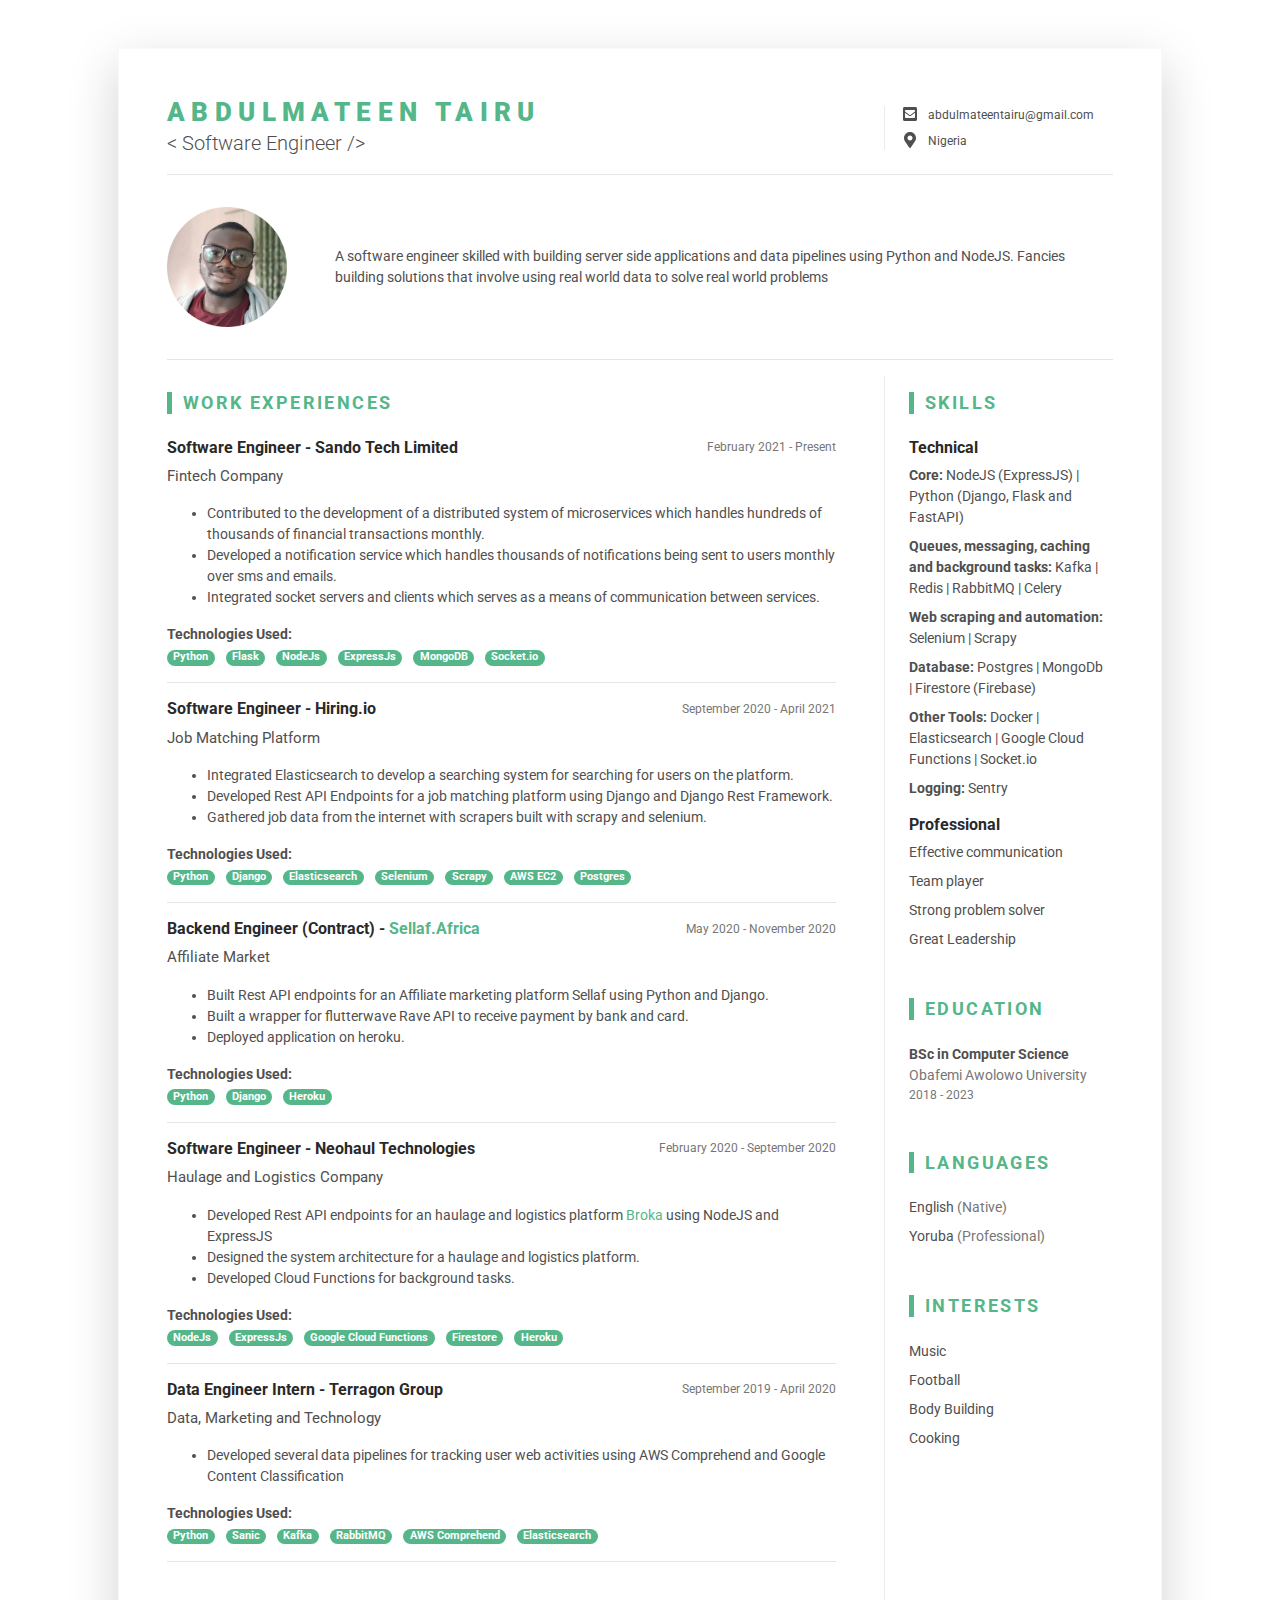
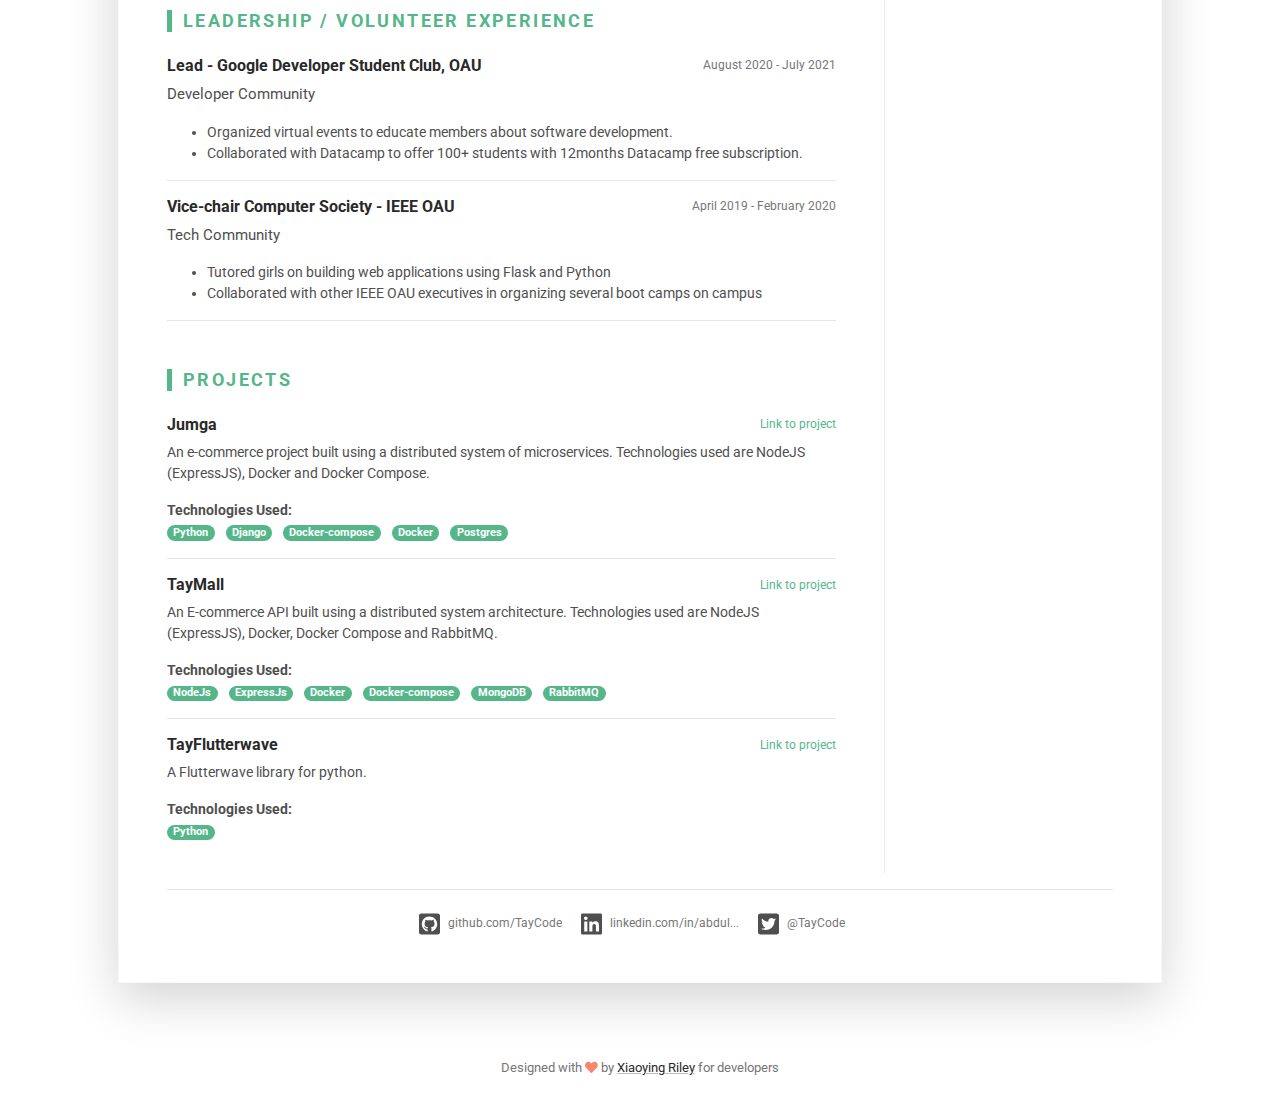
<file: index.html>
<!DOCTYPE html>
<html lang="en">
<head>
	<title> Abdulmateen Tairu - Software Engineer </title>

	<!-- Meta -->
	<meta charset="utf-8">
	<meta http-equiv="X-UA-Compatible" content="IE=edge">
	<meta name="viewport" content="width=device-width, initial-scale=1.0">
	<meta name="description" content="">
	<meta name="author" content="Xiaoying Riley at 3rd Wave Media">
	<link rel="shortcut icon" href="favicon.ico">

	<!-- Google Fonts -->
	<link href="https://fonts.googleapis.com/css?family=Roboto:300,400,500,700,900" rel="stylesheet">

	<!-- FontAwesome JS-->
	<script defer src="assets/fontawesome/js/all.min.js"></script>

	<!-- Theme CSS -->
	<link id="theme-style" rel="stylesheet" href="assets/css/devresume.css">
	<link rel="stylesheet" href="assets/css/style.css">

</head>

<body>
	<!-- DEMO ONLY -->
	<div class="main-wrapper">
		<div class="container px-3 px-lg-5">
			<article class="resume-wrapper mx-auto theme-bg-light p-5 mb-5 my-5 shadow-lg">

				<div class="resume-header">
					<div class="row align-items-center">
						<div class="resume-title col-12 col-md-6 col-lg-8 col-xl-9">
							<h2 class="resume-name mb-0 text-uppercase" style="font-size: 26px">Abdulmateen Tairu</h2>
							<div class="resume-tagline mb-3 mb-md-0">< Software Engineer /> </div>
						</div><!--//resume-title-->
						<div class="resume-contact col-12 col-md-6 col-lg-4 col-xl-3">
							<ul class="list-unstyled mb-0">
								<li class="mb-2"><i class="fas fa-envelope-square fa-fw fa-lg mr-2"></i><a class="resume-link" href="mailto:abdulmateentairu@gmail.com">abdulmateentairu@gmail.com</a></li>
								<li class="mb-0"><i class="fas fa-map-marker-alt fa-fw fa-lg mr-2"></i>Nigeria</li>
							</ul>
						</div><!--//resume-contact-->
					</div><!--//row-->

				</div><!--//resume-header-->
				<hr>
				<div class="resume-intro py-3">
					<div class="media flex-column flex-md-row align-items-center">
						<img class="resume-profile-image mb-3 mb-md-0 mr-md-5 ml-md-0 rounded mx-auto" src="assets/images/resume-profile.png" alt="image">
						<div class="media-body text-left">
							<p class="mb-0">
								A software engineer skilled with building server side applications and data pipelines using Python and NodeJS. Fancies building solutions that
								involve using real world data to solve real world problems
							</p>
						</div><!--//media-body-->
					</div>
				</div><!--//resume-intro-->
				<hr>
				<div class="resume-body">
					<div class="row">
						<div class="resume-main col-12 col-lg-8 col-xl-9 pr-0 pr-lg-5">
							<section class="work-section py-3">
								<h3 class="text-uppercase resume-section-heading mb-4">Work Experiences</h3>
								<div class="item mb-3 mt-3">
									<div class="item-heading row align-items-center mb-2">
										<h4 class="item-title col-12 col-md-6 col-lg-8 mb-2 mb-md-0">Software Engineer - Sando Tech Limited</h4>
										<div class="item-meta col-12 col-md-6 col-lg-4 text-muted text-left text-md-right">February 2021 - Present</div>
									</div>
									<p class="mb-3" style="font-size: 15px">Fintech Company <br /> </p>
									<div class="item-content">
										<ul>
											<li>Contributed to the development of a distributed system of microservices which handles hundreds of
												thousands of financial transactions monthly. </li>
											<li>Developed a notification service which handles thousands of notifications being sent to users monthly
												over sms and emails.</li>
											<li>Integrated socket servers and clients which serves as a means of communication between services.</li>
										</ul>
										<strong>Technologies Used:</strong>
										<ul class="list-inline">
											<li class="list-inline-item"><span class="badge badge-primary badge-pill">Python</span> </li>
											<li class="list-inline-item"><span class="badge badge-primary badge-pill">Flask</span> </li>
											<li class="list-inline-item"><span class="badge badge-primary badge-pill">NodeJs</span> </li>
											<li class="list-inline-item"><span class="badge badge-primary badge-pill">ExpressJs</span> </li>
											<li class="list-inline-item"><span class="badge badge-primary badge-pill">MongoDB</span> </li>
											<li class="list-inline-item"><span class="badge badge-primary badge-pill">Socket.io</span> </li>
										</ul>
									</div>
									<hr>
								</div><!--//item-->
								<div class="item mb-3 mt-3">
									<div class="item-heading row align-items-center mb-2">
										<h4 class="item-title col-12 col-md-6 col-lg-8 mb-2 mb-md-0">Software Engineer - Hiring.io</h4>
										<div class="item-meta col-12 col-md-6 col-lg-4 text-muted text-left text-md-right">September 2020 - April 2021</div>
									</div>
									<p class="mb-3" style="font-size: 15px">Job Matching Platform <br /> </p>
									<div class="item-content">
										<ul>
											<li>Integrated Elasticsearch to develop a searching system for searching for users on the platform. </li>
											<li>Developed Rest API Endpoints for a job matching platform using Django and Django Rest Framework.</li>
											<li>Gathered job data from the internet with scrapers built with scrapy and selenium.</li>
										</ul>
										<strong>Technologies Used:</strong>
										<ul class="list-inline">
											<li class="list-inline-item"><span class="badge badge-primary badge-pill">Python</span> </li>
											<li class="list-inline-item"><span class="badge badge-primary badge-pill">Django</span> </li>
											<li class="list-inline-item"><span class="badge badge-primary badge-pill">Elasticsearch</span> </li>
											<li class="list-inline-item"><span class="badge badge-primary badge-pill">Selenium</span> </li>
											<li class="list-inline-item"><span class="badge badge-primary badge-pill">Scrapy</span> </li>
											<li class="list-inline-item"><span class="badge badge-primary badge-pill">AWS EC2</span> </li>
											<li class="list-inline-item"><span class="badge badge-primary badge-pill">Postgres</span> </li>
										</ul>
									</div>
									<hr>
								</div><!--//item-->
								<div class="item mb-3 mt-3">
									<div class="item-heading row align-items-center mb-2">
										<h4 class="item-title col-12 col-md-6 col-lg-8 mb-2 mb-md-0">Backend Engineer (Contract) - <a href="https://sellaf.africa/">Sellaf.Africa</a> </h4>
										<div class="item-meta col-12 col-md-6 col-lg-4 text-muted text-left text-md-right">May 2020 - November 2020</div>
									</div>
									<p class="mb-3" style="font-size: 15px">Affiliate Market <br /> </p>
									<div class="item-content">
										<ul>
											<li>Built Rest API endpoints for an Affiliate marketing platform Sellaf using Python and Django.</li>
											<li>Built a wrapper for flutterwave Rave API to receive payment by bank and card.</li>
											<li>Deployed application on heroku.</li>
										</ul>
										<strong>Technologies Used:</strong>
										<ul class="list-inline">
											<li class="list-inline-item"><span class="badge badge-primary badge-pill">Python</span> </li>
											<li class="list-inline-item"><span class="badge badge-primary badge-pill">Django</span> </li>
											<li class="list-inline-item"><span class="badge badge-primary badge-pill">Heroku</span> </li>
										</ul>
									</div>
									<hr>
								</div><!--//item-->
								<div class="item mb-3 mt-3">
									<div class="item-heading row align-items-center mb-2">
										<h4 class="item-title col-12 col-md-6 col-lg-8 mb-2 mb-md-0">Software Engineer - Neohaul Technologies </h4>
										<div class="item-meta col-12 col-md-6 col-lg-4 text-muted text-left text-md-right">February 2020 - September 2020</div>
									</div>
									<p class="mb-3" style="font-size: 15px">Haulage and Logistics Company <br /> </p>
									<div class="item-content">
										<ul>
											<li>Developed Rest API endpoints for an haulage and logistics platform <a href="https://www.broka.ng/">Broka</a> using NodeJS and ExpressJS</li>
											<li>Designed the system architecture for a haulage and logistics platform.</li>
											<li>Developed Cloud Functions for background tasks.</li>
										</ul>
										<strong>Technologies Used:</strong>
										<ul class="list-inline">
											<li class="list-inline-item"><span class="badge badge-primary badge-pill">NodeJs</span> </li>
											<li class="list-inline-item"><span class="badge badge-primary badge-pill">ExpressJs</span> </li>
											<li class="list-inline-item"><span class="badge badge-primary badge-pill">Google Cloud Functions</span> </li>
											<li class="list-inline-item"><span class="badge badge-primary badge-pill">Firestore</span> </li>
											<li class="list-inline-item"><span class="badge badge-primary badge-pill">Heroku</span> </li>
										</ul>
									</div>
									<hr>
								</div><!--//item-->
								<div class="item mb-3 mt-3">
									<div class="item-heading row align-items-center mb-2">
										<h4 class="item-title col-12 col-md-6 col-lg-8 mb-2 mb-md-0">Data Engineer Intern - Terragon Group </h4>
										<div class="item-meta col-12 col-md-6 col-lg-4 text-muted text-left text-md-right">September 2019 - April 2020</div>
									</div>
									<p class="mb-3" style="font-size: 15px">Data, Marketing and Technology <br /> </p>
									<div class="item-content">
										<ul>
											<li>Developed several data pipelines for tracking user web activities using AWS Comprehend and Google
												Content Classification</li>
										</ul>
										<strong>Technologies Used:</strong>
										<ul class="list-inline">
											<li class="list-inline-item"><span class="badge badge-primary badge-pill">Python</span> </li>
											<li class="list-inline-item"><span class="badge badge-primary badge-pill">Sanic</span> </li>
											<li class="list-inline-item"><span class="badge badge-primary badge-pill">Kafka</span> </li>
											<li class="list-inline-item"><span class="badge badge-primary badge-pill">RabbitMQ</span> </li>
											<li class="list-inline-item"><span class="badge badge-primary badge-pill">AWS Comprehend</span> </li>
											<li class="list-inline-item"><span class="badge badge-primary badge-pill">Elasticsearch</span> </li>
										</ul>
									</div>
									<hr>
								</div><!--//item-->

							</section><!--//work-section-->
							<section class="work-section py-3">
								<h3 class="text-uppercase resume-section-heading mb-4">Leadership / Volunteer Experience</h3>
								<div class="item mb-3 mt-3">
									<div class="item-heading row align-items-center mb-2">
										<h4 class="item-title col-12 col-md-6 col-lg-8 mb-2 mb-md-0">Lead - Google Developer Student Club, OAU</h4>
										<div class="item-meta col-12 col-md-6 col-lg-4 text-muted text-left text-md-right">August 2020 - July 2021</div>
									</div>
									<p class="mb-3" style="font-size: 15px">Developer Community <br /> </p>
									<div class="item-content">
										<ul>
											<li>Organized virtual events to educate members about software development. </li>
											<li>Collaborated with Datacamp to offer 100+ students with 12months Datacamp free subscription.</li>
										</ul>
									</div>
									<hr>
								</div><!--//item-->
								<div class="item mb-3 mt-3">
									<div class="item-heading row align-items-center mb-2">
										<h4 class="item-title col-12 col-md-6 col-lg-8 mb-2 mb-md-0">Vice-chair Computer Society - IEEE OAU</h4>
										<div class="item-meta col-12 col-md-6 col-lg-4 text-muted text-left text-md-right">April 2019 - February 2020</div>
									</div>
									<p class="mb-3" style="font-size: 15px">Tech Community <br /> </p>
									<div class="item-content">
										<ul>
											<li>Tutored girls on building web applications using Flask and Python </li>
											<li>Collaborated with other IEEE OAU executives in organizing several boot camps on campus</li>
										</ul>
									</div>
									<hr>
								</div><!--//item-->

							</section><!--//leadership-section-->


							<section class="project-section py-3">
								<h3 class="text-uppercase resume-section-heading mb-4">Projects</h3>
								<div class="item mb-3">
									<div class="item-heading row align-items-center mb-2">
										<h4 class="item-title col-12 col-md-6 col-lg-8 mb-2 mb-md-0">Jumga</h4>
										<div class="item-meta col-12 col-md-6 col-lg-4 text-muted text-left text-md-right"><a href="https://github.com/Taycode/jumga">Link to project</a></div>

									</div>
									<div class="item-content">
										<p>
											An e-commerce project built using a distributed system of microservices. Technologies used are
											NodeJS (ExpressJS), Docker and Docker Compose.
										</p>
										<strong>Technologies Used:</strong>
										<ul class="list-inline">
											<li class="list-inline-item"><span class="badge badge-primary badge-pill">Python</span> </li>
											<li class="list-inline-item"><span class="badge badge-primary badge-pill">Django </span> </li>
											<li class="list-inline-item"><span class="badge badge-primary badge-pill">Docker-compose</span> </li>
											<li class="list-inline-item"><span class="badge badge-primary badge-pill">Docker</span> </li>
											<li class="list-inline-item"><span class="badge badge-primary badge-pill">Postgres</span> </li>
										</ul>

									</div>
									<hr />
								</div><!--//item-->
								<div class="item mb-3">
									<div class="item-heading row align-items-center mb-2">
										<h4 class="item-title col-12 col-md-6 col-lg-8 mb-2 mb-md-0">TayMall</h4>
										<div class="item-meta col-12 col-md-6 col-lg-4 text-muted text-left text-md-right"><a href="https://github.com/Taycode/tay-mall">Link to project</a></div>

									</div>
									<div class="item-content">
										<p>
											An E-commerce API built using a distributed system architecture. Technologies used are
											NodeJS (ExpressJS), Docker, Docker Compose and RabbitMQ.
										</p>
										<strong>Technologies Used:</strong>
										<ul class="list-inline">
											<li class="list-inline-item"><span class="badge badge-primary badge-pill">NodeJs</span> </li>
											<li class="list-inline-item"><span class="badge badge-primary badge-pill">ExpressJs</span> </li>
											<li class="list-inline-item"><span class="badge badge-primary badge-pill">Docker</span> </li>
											<li class="list-inline-item"><span class="badge badge-primary badge-pill">Docker-compose</span> </li>
											<li class="list-inline-item"><span class="badge badge-primary badge-pill">MongoDB</span> </li>
											<li class="list-inline-item"><span class="badge badge-primary badge-pill">RabbitMQ</span> </li>
										</ul>

									</div>
									<hr/>
								</div><!--//item-->

								<div class="item mb-3">
									<div class="item-heading row align-items-center mb-2">
										<h4 class="item-title col-12 col-md-6 col-lg-8 mb-2 mb-md-0">TayFlutterwave</h4>
										<div class="item-meta col-12 col-md-6 col-lg-4 text-muted text-left text-md-right"><a href="https://github.com/Taycode/tayflutterwave">Link to project</a></div>

									</div>
									<div class="item-content">
										<p>
											A Flutterwave library for python.
										</p>
										<strong>Technologies Used:</strong>
										<ul class="list-inline">
											<li class="list-inline-item"><span class="badge badge-primary badge-pill">Python</span> </li>
										</ul>

									</div>

								</div><!--//item-->


							</section><!--//project-section-->
						</div><!--//resume-main-->
						<aside class="resume-aside col-12 col-lg-4 col-xl-3 px-lg-4 pb-lg-4">
							<section class="skills-section py-3">
								<h3 class="text-uppercase resume-section-heading mb-4">Skills</h3>
								<div class="item">
									<h4 class="item-title">Technical</h4>
									<ul class="list-unstyled resume-skills-list">
										<li class="mb-2"><strong>Core:</strong> NodeJS (ExpressJS) | Python (Django, Flask and FastAPI) </li>
										<li class="mb-2"><strong>Queues, messaging, caching and background tasks:</strong> Kafka | Redis | RabbitMQ | Celery <li>
											<li class="mb-2"><strong>Web scraping and automation:</strong> Selenium | Scrapy </li>
										<li class="mb-2"><strong>Database: </strong> Postgres | MongoDb | Firestore (Firebase) </li>
											<li class="mb-2"><strong>Other Tools:</strong> Docker | Elasticsearch | Google Cloud Functions | Socket.io</li>
											<li class="mb-2"><strong>Logging:</strong> Sentry</li>
										</ul>
									</div><!--//item-->
									<div class="item">
										<h4 class="item-title">Professional</h4>
										<ul class="list-unstyled resume-skills-list">
											<li class="mb-2">Effective communication</li>
											<li class="mb-2">Team player<li>
												<li class="mb-2">Strong problem solver</li>
												<li>Great Leadership</li>
											</ul>
										</div><!--//item-->
									</section><!--//skills-section-->
									<section class="education-section py-3">
										<h3 class="text-uppercase resume-section-heading mb-4">Education</h3>
										<ul class="list-unstyled resume-education-list">
											<li class="mb-3">
												<div class="resume-degree font-weight-bold">BSc in Computer Science</div>
												<div class="resume-degree-org text-muted">Obafemi Awolowo University</div>
												<div class="resume-degree-time text-muted">2018 - 2023</div>
											</li>
										</ul>
									</section><!--//education-section-->

									<section class="skills-section py-3">
										<h3 class="text-uppercase resume-section-heading mb-4">Languages</h3>
										<ul class="list-unstyled resume-lang-list">
											<li class="mb-2">English <span class="text-muted">(Native)</span></li>
											<li>Yoruba <span class="text-muted">(Professional)</span></li>
										</ul>
									</section><!--//certificates-section-->
									<section class="skills-section py-3">
										<h3 class="text-uppercase resume-section-heading mb-4">Interests</h3>
										<ul class="list-unstyled resume-interests-list mb-0">
											<li class="mb-2">Music</li>
											<li class="mb-2">Football</li>
											<li class="mb-2">Body Building</li>
											<li>Cooking</li>
										</ul>
									</section><!--//certificates-section-->

								</aside><!--//resume-aside-->
							</div><!--//row-->
						</div><!--//resume-body-->
						<hr>
						<div class="resume-footer text-center">
							<ul class="resume-social-list list-inline mx-auto mb-0 d-inline-block text-muted">
								<li class="list-inline-item mb-lg-0 mr-3"><a class="resume-link" href="https://github.com/Taycode"><i class="fab fa-github-square fa-2x mr-2" data-fa-transform="down-4"></i><span class="d-none d-lg-inline-block text-muted">github.com/TayCode</span></a></li>
								<li class="list-inline-item mb-lg-0 mr-3"><a class="resume-link" href="https://www.linkedin.com/in/abdulmateen-tairu/"><i class="fab fa-linkedin fa-2x mr-2" data-fa-transform="down-4"></i><span class="d-none d-lg-inline-block text-muted">linkedin.com/in/abdul...</span></a></li>
								<li class="list-inline-item mb-lg-0 mr-lg-3"><a class="resume-link" href="https://twitter.com/TayCode"><i class="fab fa-twitter-square fa-2x mr-2" data-fa-transform="down-4"></i><span class="d-none d-lg-inline-block text-muted">@TayCode</span></a></li>
							</ul>
						</div><!--//resume-footer-->
					</article>

				</div><!--//container-->

				<footer class="footer text-center py-4">
					<!--/* This template is free as long as you keep the footer attribution link. If you'd like to use the template without the attribution link, you can buy the commercial license via our website: themes.3rdwavemedia.com Thank you for your support. :) */-->
					<small class="copyright text-muted">Designed with <i class="fas fa-heart"></i> by <a class="theme-link" href="http://themes.3rdwavemedia.com" target="_blank">Xiaoying Riley</a> for developers</small>
				</footer>

			</div><!--//main-wrapper-->


</body>
</html>
</file>
<file: assets/css/style.css>
.list-inline {
    padding-left: 0;
    list-style: none;
}

.list-inline-item {
    display: inline-block;
}

.list-inline-item:not(:last-child) {
    margin-right: 0.5rem;
}
</file>
